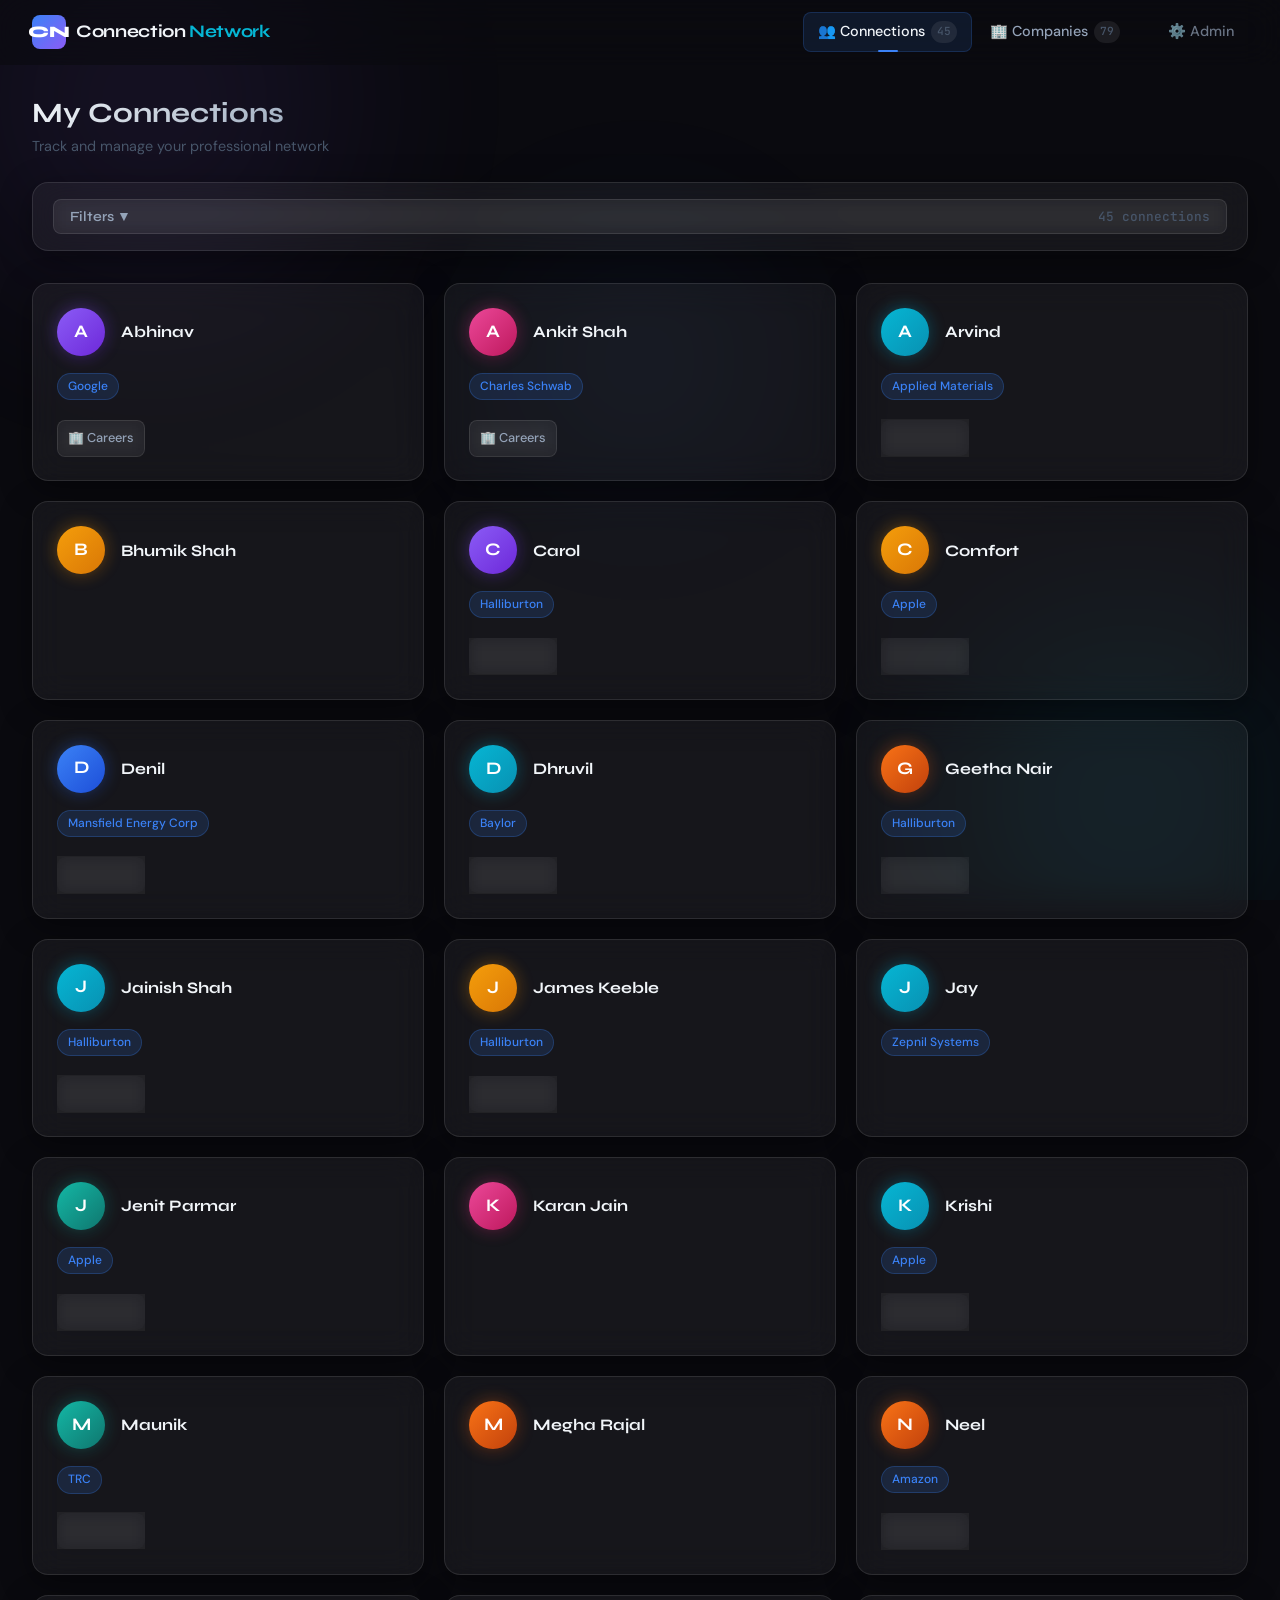
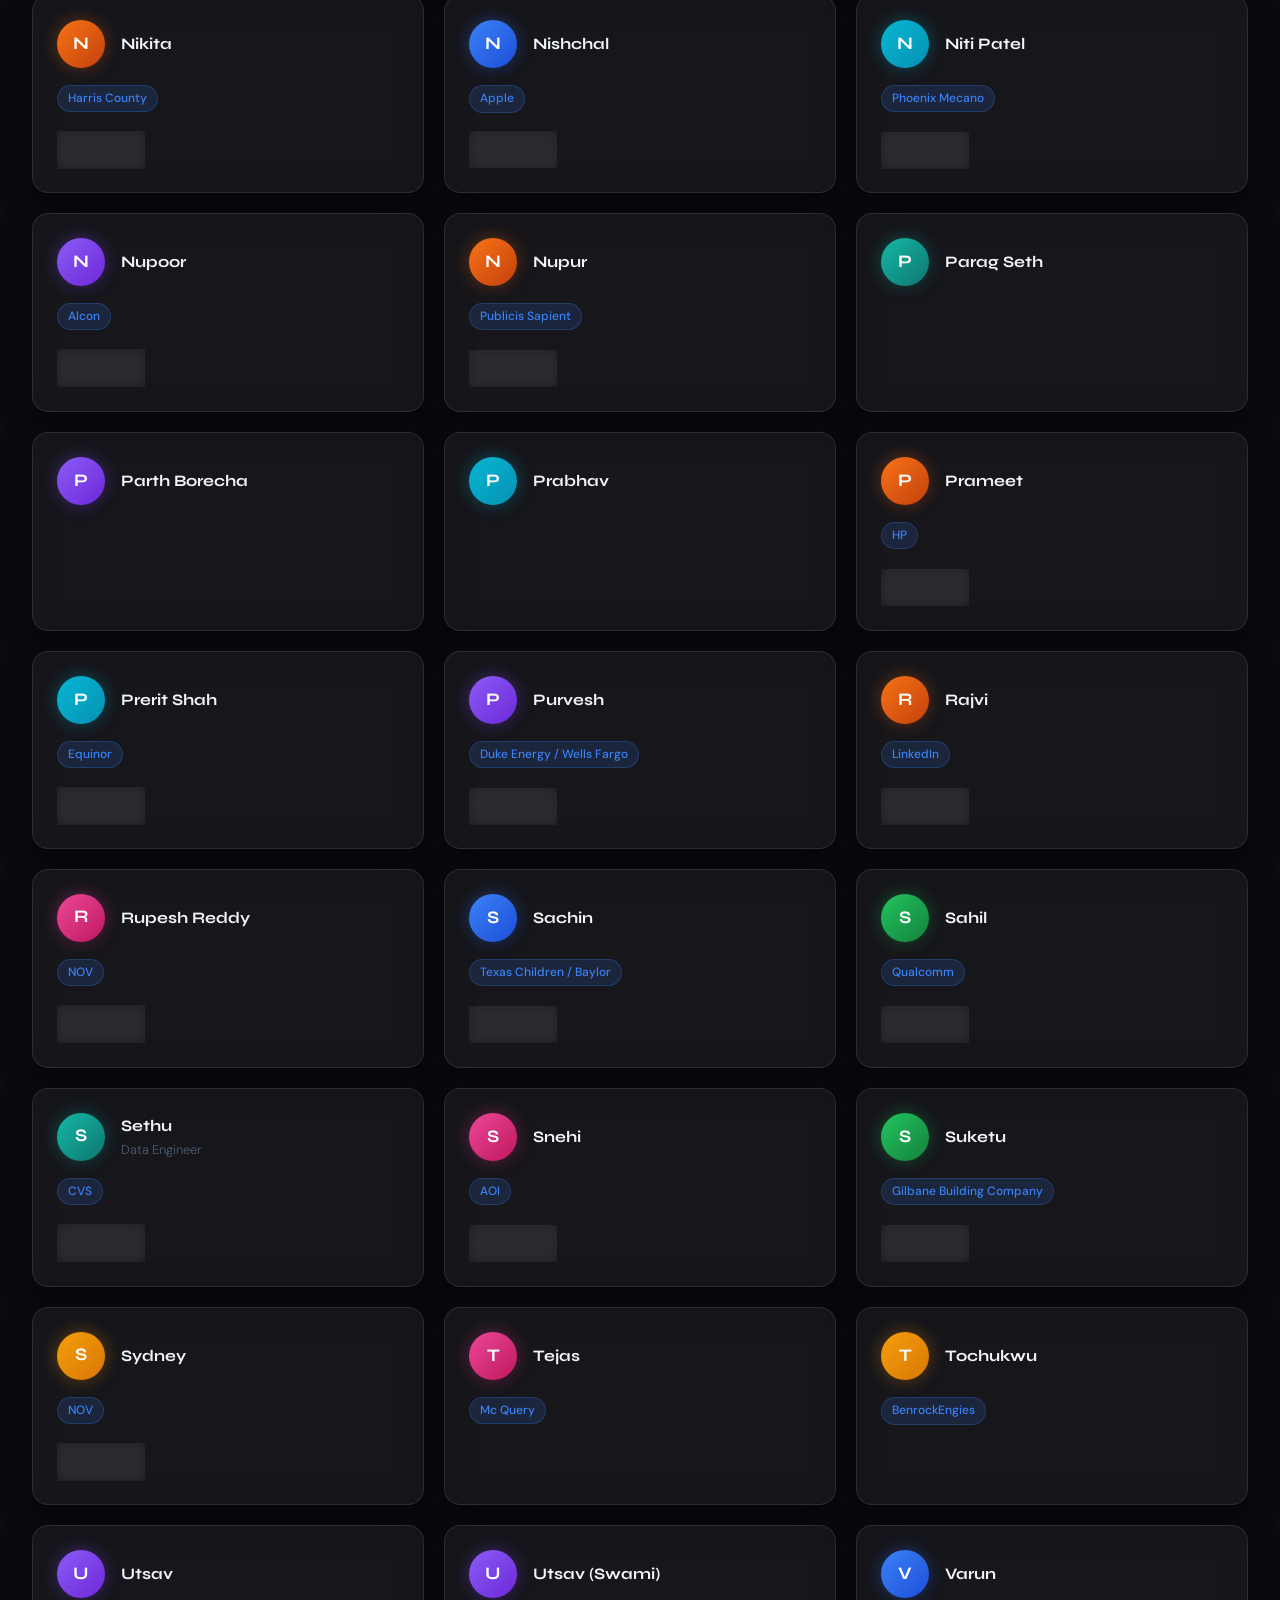
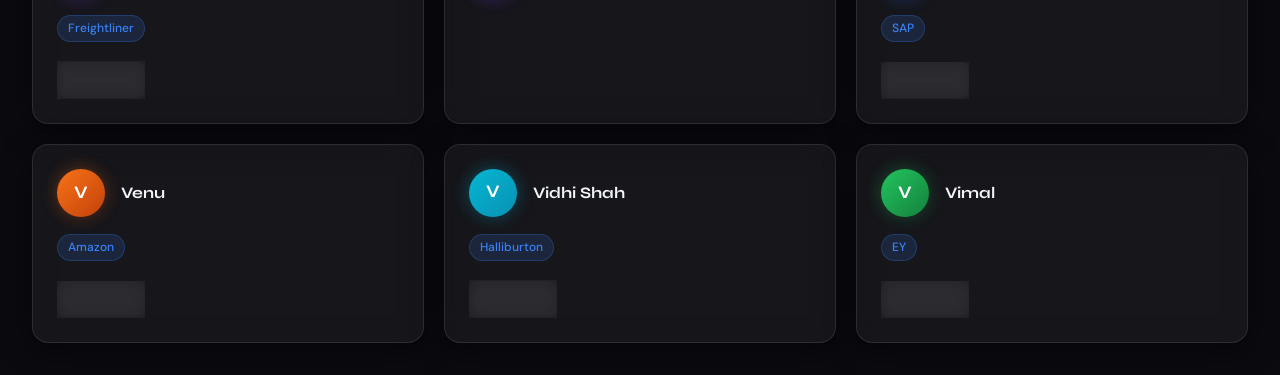
<file: index.html>
<!DOCTYPE html>
<html lang="en">
<head>
  <meta charset="UTF-8" />
  <meta name="viewport" content="width=device-width, initial-scale=1.0" />
  <title>Connection Network</title>
  <link rel="stylesheet" href="css/base.css" />
  <link rel="stylesheet" href="css/glass.css" />
  <link rel="stylesheet" href="css/navbar.css" />
  <link rel="stylesheet" href="css/connections.css" />
  <link rel="icon" type="image/png" href="favicon.png?v=1" />
</head>
<body>
  <div class="bg-mesh"></div>
  <div class="bg-blob-mid"></div>

  <div class="page-wrapper">
    <!-- Navbar -->
    <nav class="navbar" id="navbar">
      <div class="nav-inner">
        <a class="nav-brand" href="index.html">
          <div class="nav-logo">CN</div>
          <span class="nav-title">Connection <span>Network</span></span>
        </a>
        <div class="nav-links">
          <a href="index.html" class="nav-link active" aria-label="Connections">
            👥 Connections
            <span class="nav-count" id="nav-count-connections">—</span>
          </a>
          <a href="companies.html" class="nav-link" aria-label="Companies">
            🏢 Companies
            <span class="nav-count" id="nav-count-companies">—</span>
          </a>
          <a href="admin.html" class="nav-link" style="margin-left: 1rem; opacity: 0.7;">
            ⚙️ Admin
          </a>
        </div>
      </div>
    </nav>

    <!-- Main -->
    <main class="section">
      <!-- Header -->
      <div class="section-header">
        <div>
          <h1>My Connections</h1>
          <p class="sub">Track and manage your professional network</p>
        </div>
      </div>




      <!-- Filter bar -->
      <div class="filter-bar glass" style="display:flex; flex-direction:column; gap:1rem;">
        <button class="btn btn-ghost" style="width:100%; display:flex; justify-content:space-between; align-items:center;" onclick="document.getElementById('filter-content').classList.toggle('hidden')">
          <span style="font-weight:600; font-family:'Syne',sans-serif;">Filters ▼</span>
          <span class="filter-stats" id="filter-stats"></span>
        </button>
        <div id="filter-content" class="filter-content hidden" style="display:flex; flex-direction:column; gap:0.75rem; width:100%;">
          <div class="search-wrap">
            <span class="search-icon">🔍</span>
            <input
              type="search"
              id="search-input"
              class="form-input search-input"
              placeholder="Search by name, company, title…"
              aria-label="Search connections"
            />
          </div>
          <select id="filter-company" class="form-input" aria-label="Filter by company">
            <option value="">All Companies</option>
          </select>
          <select id="sort-select" class="form-input" aria-label="Sort connections">
            <option value="name-az">Name A → Z</option>
            <option value="name-za">Name Z → A</option>
            <option value="company">Company A → Z</option>
            <option value="date-new">Date Added (Newest)</option>
            <option value="date-old">Date Added (Oldest)</option>
          </select>
        </div>
      </div>

      <!-- Cards grid -->
      <div class="connections-grid" id="connections-grid"></div>
    </main>
  </div>

  <div class="toast-container" id="toast-container"></div>

  <script type="module" src="js/nav.js?v=3"></script>
  <script type="module" src="js/connections.js?v=3"></script>
</body>
</html>
</file>
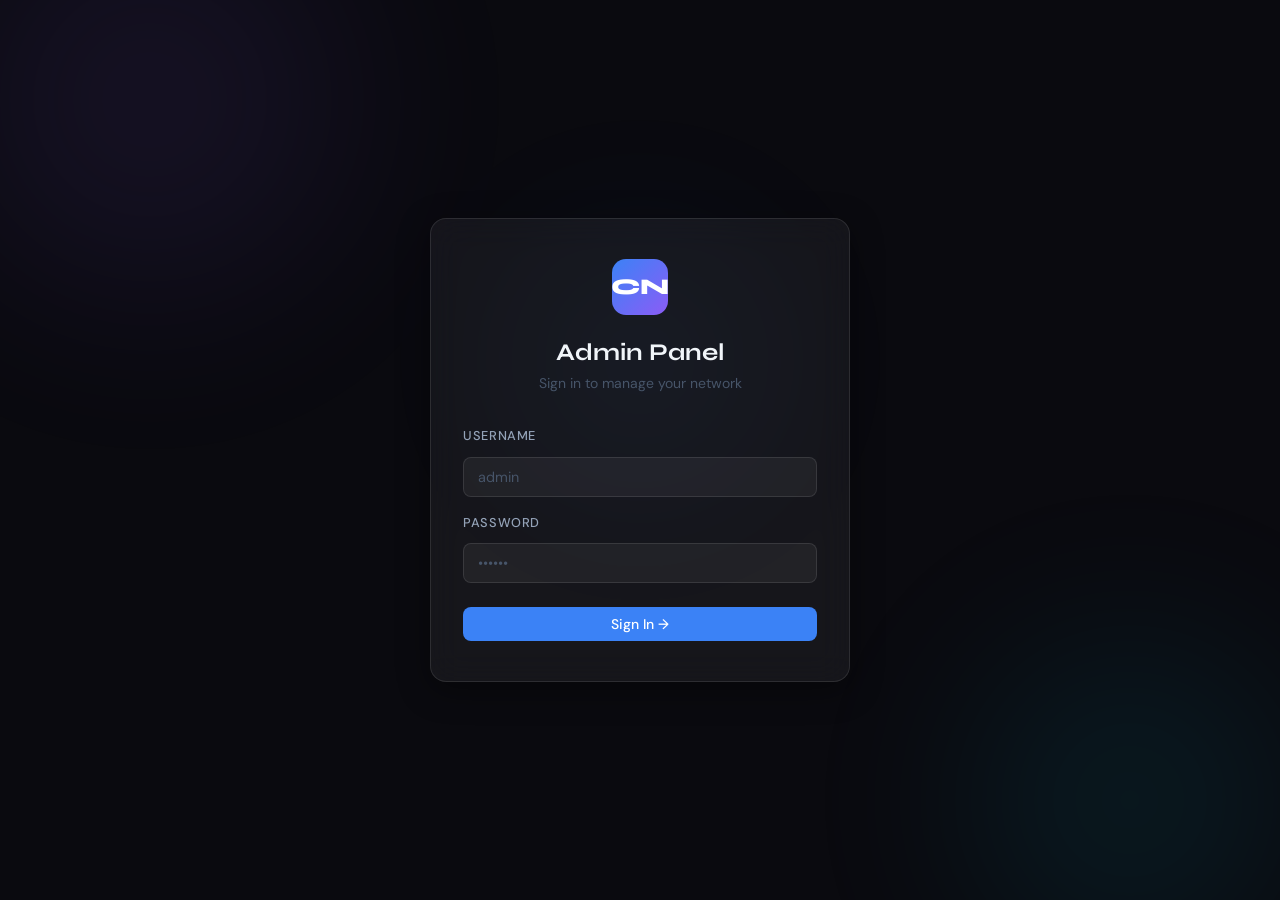
<file: admin.html>
<!DOCTYPE html>
<html lang="en">
<head>
  <meta charset="UTF-8" />
  <meta name="viewport" content="width=device-width, initial-scale=1.0" />
  <title>Admin – Connection Network</title>
  <link rel="stylesheet" href="css/base.css" />
  <link rel="stylesheet" href="css/glass.css" />
  <link rel="stylesheet" href="css/navbar.css" />
  <link rel="stylesheet" href="css/admin.css" />
  <link rel="icon" type="image/png" href="favicon.png?v=1" />
</head>
<body>
  <div class="bg-mesh"></div>
  <div class="bg-blob-mid"></div>

  <div class="page-wrapper">

    <!-- ── Login screen ── -->
    <div id="login-screen" class="login-screen">
      <div class="login-card glass" id="login-card">
        <div class="login-logo">CN</div>
        <h1 class="login-title">Admin Panel</h1>
        <p class="login-sub">Sign in to manage your network</p>

        <div class="login-error" id="login-error">Incorrect username or password.</div>

        <form id="login-form" autocomplete="off">
          <div class="form-group" style="margin-bottom:1rem">
            <label class="form-label" for="login-user">Username</label>
            <input type="text" id="login-user" class="form-input" placeholder="admin" autocomplete="username" required />
          </div>
          <div class="form-group" style="margin-bottom:1.5rem">
            <label class="form-label" for="login-pass">Password</label>
            <input type="password" id="login-pass" class="form-input" placeholder="••••••" autocomplete="current-password" required />
          </div>
          <button type="submit" class="btn btn-primary" style="width:100%;justify-content:center">Sign In →</button>
        </form>
      </div>
    </div>

    <!-- ── Admin panel ── -->
    <div id="admin-panel">
      <!-- Admin navbar -->
      <nav class="admin-navbar">
        <div class="admin-nav-inner">
          <div class="admin-nav-brand">
            <div class="nav-logo" style="width:32px;height:32px;font-size:0.9rem">CN</div>
            <span class="nav-title" style="font-family:'Syne',sans-serif;font-weight:700;font-size:1rem">Connection <span style="color:var(--accent-cyan)">Network</span></span>
            <span class="admin-badge">Admin</span>
          </div>
          <div class="admin-nav-actions">
            <a href="index.html" class="btn btn-ghost btn-sm">← View Site</a>
            <button id="logout-btn" class="btn btn-danger btn-sm">Sign Out</button>
          </div>
        </div>
      </nav>

      <!-- Admin main -->
      <main class="section">
        <div class="section-header">
          <div>
            <h1>Dashboard</h1>
            <p class="sub">Manage connections and companies</p>
          </div>
        </div>

        <!-- Stats bar -->
        <div class="admin-stats-bar">
          <div class="admin-stat glass">
            <div class="admin-stat-value" id="astat-connections">—</div>
            <div class="admin-stat-label">Connections</div>
          </div>
          <div class="admin-stat glass">
            <div class="admin-stat-value" id="astat-companies">—</div>
            <div class="admin-stat-label">Companies</div>
          </div>
          <div class="admin-stat glass">
            <div class="admin-stat-value" id="astat-linkedin">—</div>
            <div class="admin-stat-label">LinkedIn Linked</div>
          </div>
          <div class="admin-stat glass">
            <div class="admin-stat-value" id="astat-email">—</div>
            <div class="admin-stat-label">Emails Saved</div>
          </div>
        </div>



        <!-- Tabs -->
        <div class="tab-bar">
          <button class="tab-btn active" data-tab="tab-connections">👥 Connections</button>
          <button class="tab-btn" data-tab="tab-companies">🏢 Companies</button>
        </div>

        <!-- ── Connections tab ── -->
        <div class="tab-content active" id="tab-connections">
          <div class="table-toolbar" style="display:flex; justify-content:space-between; align-items:center; flex-wrap:wrap; gap:1rem;">
            <h2>All Connections</h2>
            <div style="display:flex; gap:1rem; align-items:center; flex-wrap:nowrap;">
              <input type="search" id="search-conn" class="form-input" placeholder="Search connections..." style="max-width:250px;" />
              <button class="btn btn-primary" id="add-conn-btn" style="white-space:nowrap;">+ Add Connection</button>
            </div>
          </div>
          <div class="admin-table-wrap">
            <table class="admin-table">
              <thead>
                <tr>
                  <th>Name</th>
                  <th>Company</th>
                  <th>Title</th>
                  <th>LinkedIn</th>
                  <th>Actions</th>
                </tr>
              </thead>
              <tbody id="conn-tbody"></tbody>
            </table>
          </div>
        </div>

        <!-- ── Companies tab ── -->
        <div class="tab-content" id="tab-companies">
          <div class="table-toolbar" style="display:flex; justify-content:space-between; align-items:center; flex-wrap:wrap; gap:1rem;">
            <h2>All Companies</h2>
            <div style="display:flex; gap:1rem; align-items:center; flex-wrap:nowrap;">
              <input type="search" id="search-comp" class="form-input" placeholder="Search companies..." style="max-width:250px;" />
              <button class="btn btn-primary" id="add-comp-btn" style="white-space:nowrap;">+ Add Company</button>
            </div>
          </div>
          <div class="admin-table-wrap">
            <table class="admin-table">
              <thead>
                <tr>
                  <th>Name</th>
                  <th>Industry</th>
                  <th>Career Page</th>
                  <th>Actions</th>
                </tr>
              </thead>
              <tbody id="comp-tbody"></tbody>
            </table>
          </div>
        </div>
      </main>
    </div>

  </div><!-- /page-wrapper -->

  <!-- ── Connection modal ── -->
  <div class="modal-overlay" id="conn-modal" role="dialog" aria-modal="true" aria-labelledby="conn-modal-title">
    <div class="modal glass">
      <div class="modal-header">
        <h2 id="conn-modal-title">Add Connection</h2>
        <button class="modal-close" aria-label="Close modal">×</button>
      </div>
      <form id="conn-form" novalidate>
        <div class="form-grid">
          <div class="form-group full">
            <label class="form-label" for="conn-name">Name *</label>
            <input type="text" id="conn-name" name="name" class="form-input" placeholder="Jane Doe" required />
          </div>
          <div class="form-group full">
            <label class="form-label" for="conn-company">Company</label>
            <input type="text" id="conn-company" name="company" class="form-input" placeholder="e.g. Halliburton" />
          </div>
          <div class="form-group full" id="conn-career-group">
            <label class="form-label" for="conn-careerPage">Company Career Page (Optional)</label>
            <input type="url" id="conn-careerPage" name="careerPage" class="form-input" placeholder="https://.../careers" />
          </div>
          <div class="form-group full">
            <label class="form-label" for="conn-title">Job Title</label>
            <input type="text" id="conn-title" name="title" class="form-input" placeholder="Software Engineer" />
          </div>
          <div class="form-group full">
            <label class="form-label" for="conn-linkedin">LinkedIn URL</label>
            <input type="url" id="conn-linkedin" name="linkedin" class="form-input" placeholder="https://linkedin.com/in/…" />
          </div>
          <div class="form-group">
            <label class="form-label" for="conn-email">Email</label>
            <input type="email" id="conn-email" name="email" class="form-input" placeholder="jane@example.com" />
          </div>
          <div class="form-group">
            <label class="form-label" for="conn-phone">Phone</label>
            <input type="tel" id="conn-phone" name="phone" class="form-input" placeholder="+1-555-…" />
          </div>

        </div>
        <div class="modal-footer">
          <button type="button" class="btn btn-ghost" data-close-modal>Cancel</button>
          <button type="submit" class="btn btn-primary">Save Connection</button>
        </div>
      </form>
    </div>
  </div>

  <!-- ── Company modal ── -->
  <div class="modal-overlay" id="comp-modal" role="dialog" aria-modal="true" aria-labelledby="comp-modal-title">
    <div class="modal glass">
      <div class="modal-header">
        <h2 id="comp-modal-title">Add Company</h2>
        <button class="modal-close" aria-label="Close modal">×</button>
      </div>
      <form id="comp-form" novalidate>
        <div class="form-grid">
          <div class="form-group full">
            <label class="form-label" for="comp-name">Name *</label>
            <input type="text" id="comp-name" name="name" class="form-input" placeholder="Halliburton" required />
          </div>
          <div class="form-group full">
            <label class="form-label" for="comp-industry">Industry</label>
            <input type="text" id="comp-industry" name="industry" class="form-input" placeholder="Energy / Oil & Gas" />
          </div>
          <div class="form-group full">
            <label class="form-label" for="comp-career">Career Page URL</label>
            <input type="url" id="comp-career" name="careerPage" class="form-input" placeholder="https://…/careers" />
          </div>
          <div class="form-group full">
            <label class="form-label" for="comp-logo">Logo URL (optional)</label>
            <input type="url" id="comp-logo" name="logo" class="form-input" placeholder="https://…/logo.png" />
          </div>
        </div>
        <div class="modal-footer">
          <button type="button" class="btn btn-ghost" data-close-modal>Cancel</button>
          <button type="submit" class="btn btn-primary">Save Company</button>
        </div>
      </form>
    </div>
  </div>

  <div class="toast-container" id="toast-container"></div>

  <script type="module" src="js/admin.js?v=3"></script>
</body>
</html>
</file>
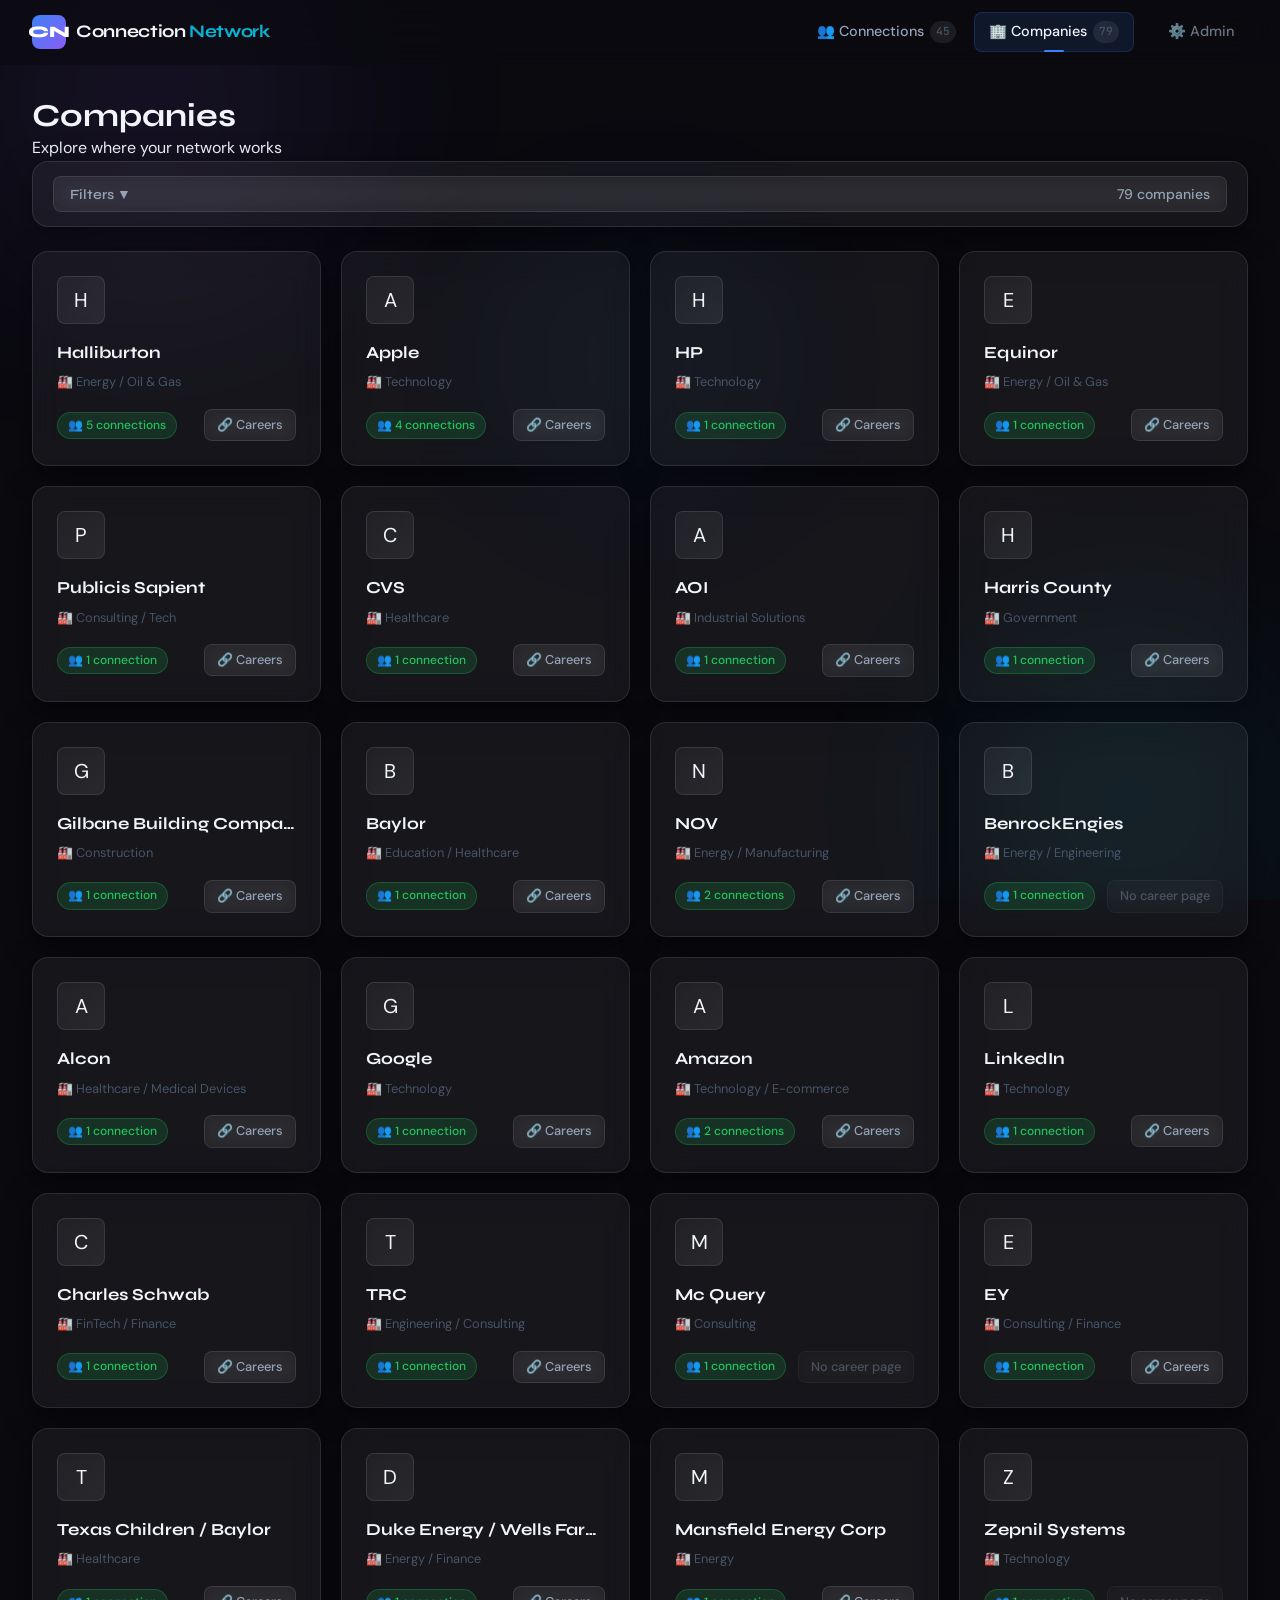
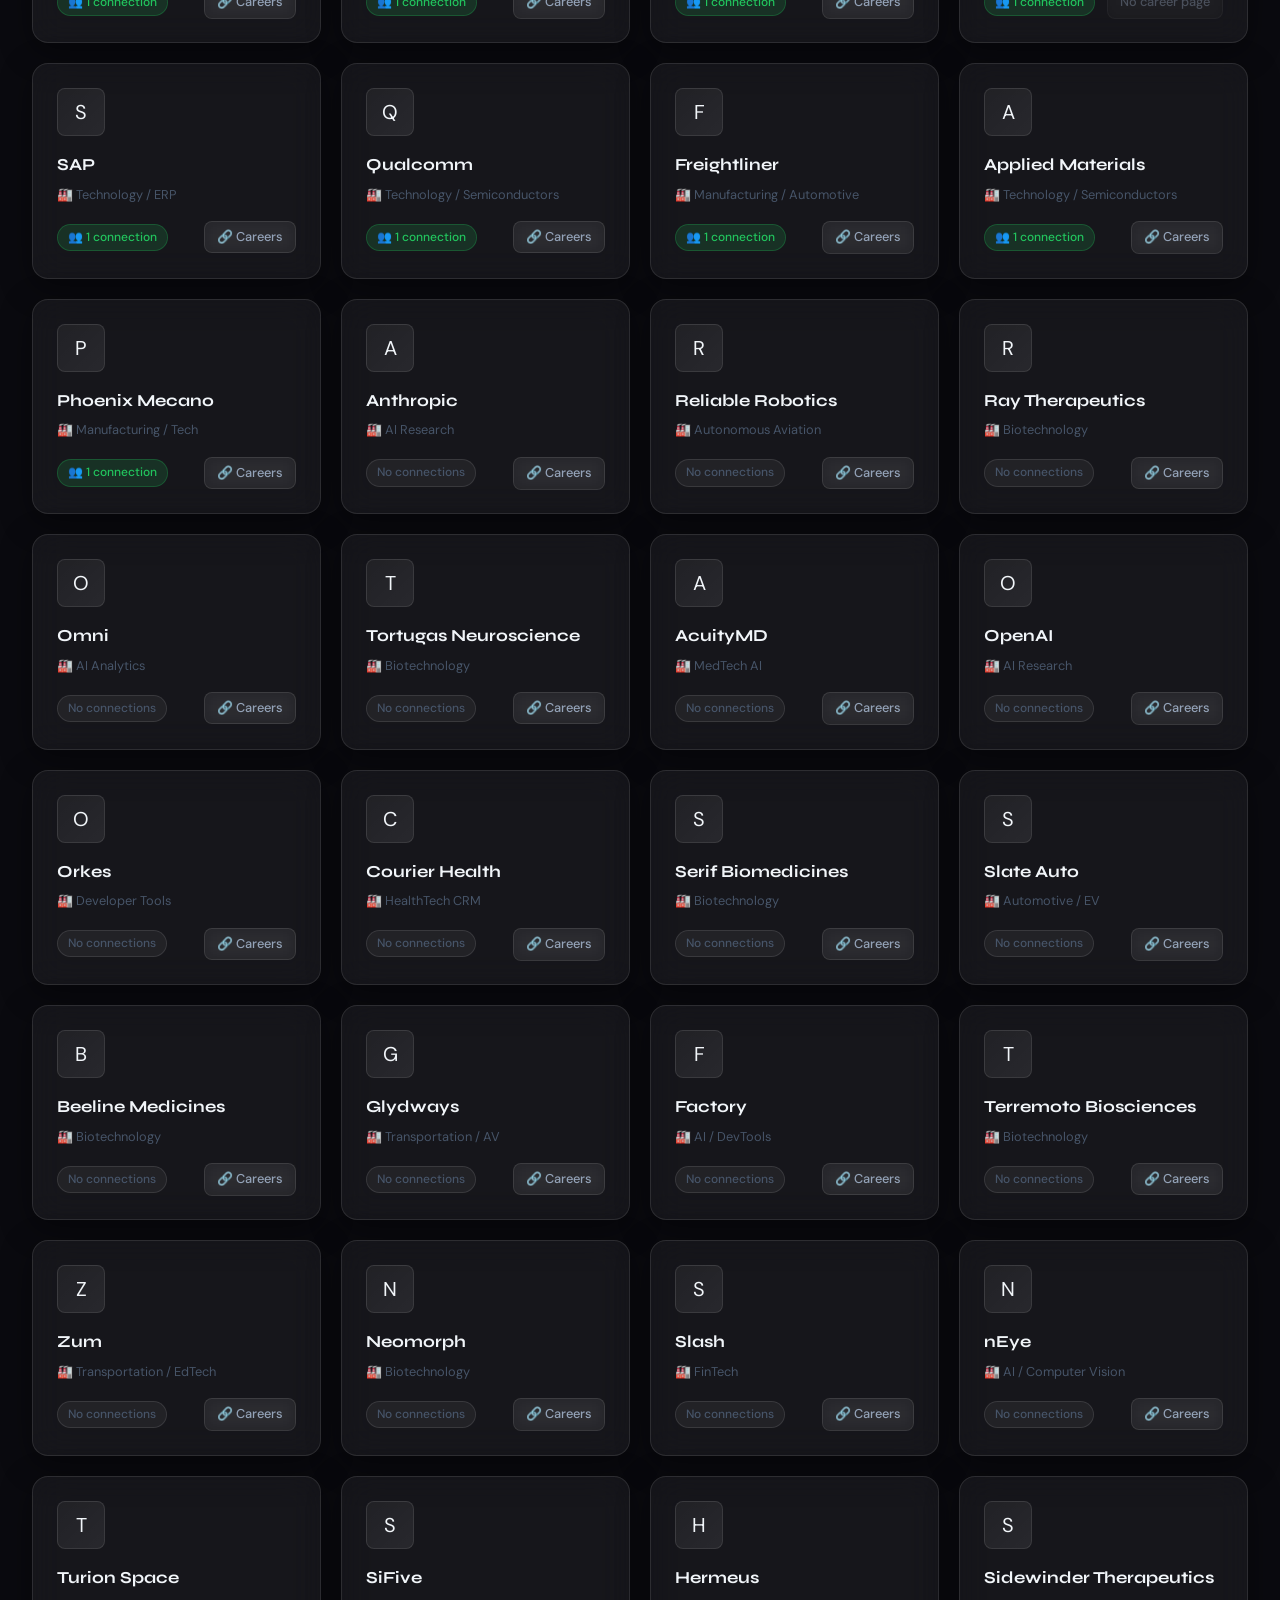
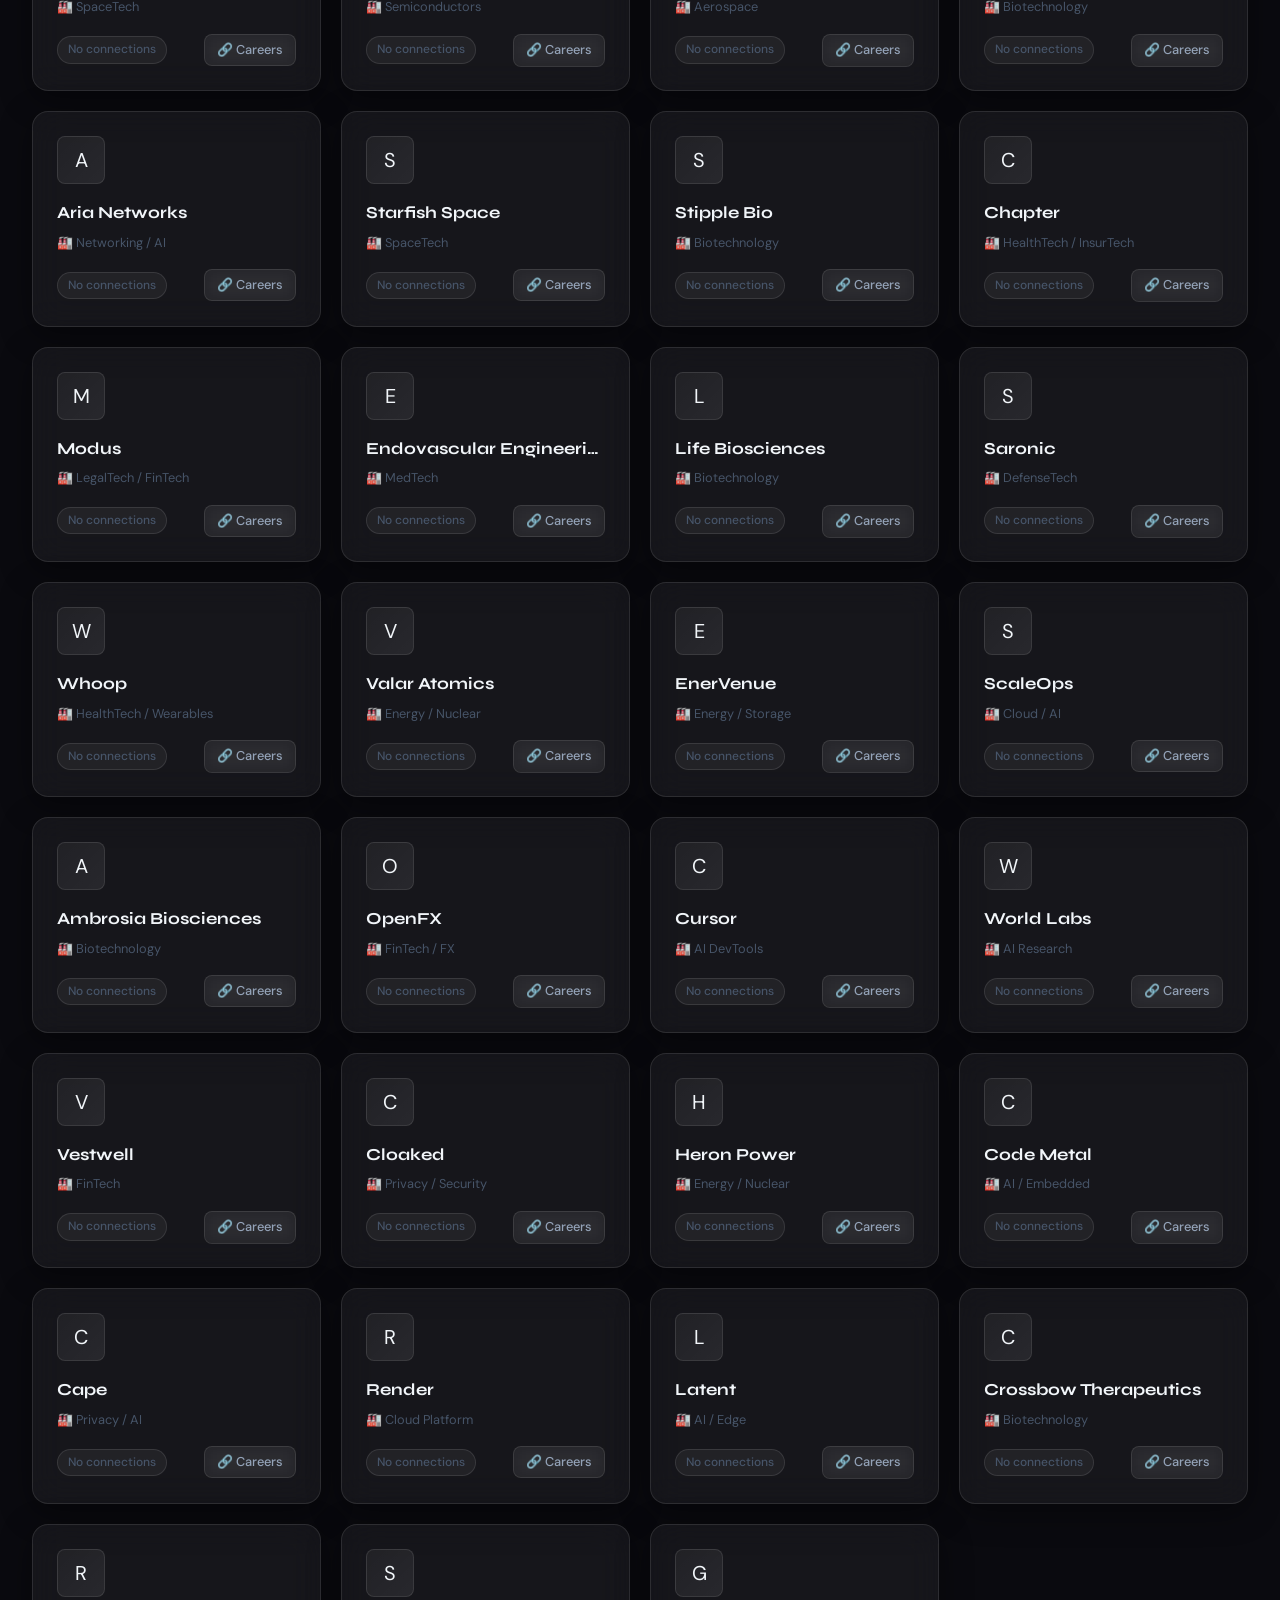
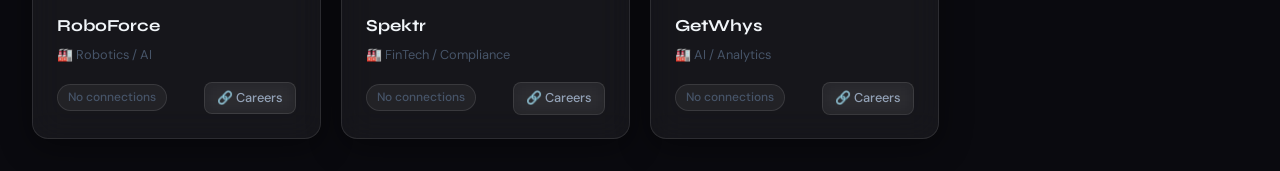
<file: companies.html>
<!DOCTYPE html>
<html lang="en">
<head>
  <meta charset="UTF-8" />
  <meta name="viewport" content="width=device-width, initial-scale=1.0" />
  <title>Companies – Connection Network</title>
  <link rel="stylesheet" href="css/base.css" />
  <link rel="stylesheet" href="css/glass.css" />
  <link rel="stylesheet" href="css/navbar.css" />
  <link rel="stylesheet" href="css/companies.css" />
  <link rel="icon" type="image/png" href="favicon.png?v=1" />
</head>
<body>
  <div class="bg-mesh"></div>
  <div class="bg-blob-mid"></div>

  <div class="page-wrapper">
    <!-- Navbar -->
    <nav class="navbar" id="navbar">
      <div class="nav-inner">
        <a class="nav-brand" href="index.html">
          <div class="nav-logo">CN</div>
          <span class="nav-title">Connection <span>Network</span></span>
        </a>
        <div class="nav-links">
          <a href="index.html" class="nav-link" aria-label="Connections">
            👥 Connections
            <span class="nav-count" id="nav-count-connections">—</span>
          </a>
          <a href="companies.html" class="nav-link active" aria-label="Companies">
            🏢 Companies
            <span class="nav-count" id="nav-count-companies">—</span>
          </a>
          <a href="admin.html" class="nav-link" style="margin-left: 1rem; opacity: 0.7;">
            ⚙️ Admin
          </a>
        </div>
      </div>
    </nav>

    <!-- Main -->
    <main class="section">
      <!-- Header -->
      <div class="section-header">
        <div>
          <h1>Companies</h1>
          <p class="sub">Explore where your network works</p>
        </div>
      </div>




      <!-- Filter bar -->
      <div class="company-filter-bar glass" style="display:flex; flex-direction:column; gap:1rem;">
        <button class="btn btn-ghost" style="width:100%; display:flex; justify-content:space-between; align-items:center;" onclick="document.getElementById('filter-content').classList.toggle('hidden')">
          <span style="font-weight:600; font-family:'Syne',sans-serif;">Filters ▼</span>
          <span class="filter-stats" id="filter-stats"></span>
        </button>
        <div id="filter-content" class="filter-content hidden" style="display:flex; flex-direction:column; gap:0.75rem; width:100%;">
          <div class="search-wrap">
            <span class="search-icon">🔍</span>
            <input
              type="search"
              id="search-input"
              class="form-input search-input"
              placeholder="Search by name or industry…"
              aria-label="Search companies"
            />
          </div>
        </div>
      </div>

      <!-- Cards grid -->
      <div class="companies-grid" id="companies-grid"></div>
    </main>
  </div>

  <div class="toast-container" id="toast-container"></div>

  <script type="module" src="js/nav.js?v=3"></script>
  <script type="module" src="js/companies.js?v=3"></script>
</body>
</html>
</file>
<file: css/base.css>
@import url('https://fonts.googleapis.com/css2?family=Syne:wght@400;500;600;700;800&family=DM+Sans:wght@300;400;500;600&family=JetBrains+Mono:wght@400;500&display=swap');

:root {
  --bg-primary: #0a0a0f;
  --bg-secondary: #12121a;
  --glass-bg: rgba(255, 255, 255, 0.05);
  --glass-border: rgba(255, 255, 255, 0.1);
  --glass-blur: blur(16px);
  --accent-blue: #3b82f6;
  --accent-cyan: #06b6d4;
  --accent-purple: #8b5cf6;
  --accent-green: #22c55e;
  --text-primary: #f1f5f9;
  --text-secondary: #94a3b8;
  --text-muted: #475569;
  --danger: #ef4444;
  --success: #22c55e;
  --warning: #f59e0b;
  --radius-sm: 8px;
  --radius-md: 12px;
  --radius-lg: 16px;
  --radius-xl: 24px;
  --transition: 0.25s cubic-bezier(0.4, 0, 0.2, 1);
}

*, *::before, *::after {
  box-sizing: border-box;
  margin: 0;
  padding: 0;
}

html {
  scroll-behavior: smooth;
}

body {
  font-family: 'DM Sans', sans-serif;
  background-color: var(--bg-primary);
  color: var(--text-primary);
  min-height: 100vh;
  line-height: 1.6;
  overflow-x: hidden;
}

h1, h2, h3, h4, h5, h6 {
  font-family: 'Syne', sans-serif;
  font-weight: 700;
  line-height: 1.2;
}

a {
  color: inherit;
  text-decoration: none;
}

button {
  cursor: pointer;
  font-family: 'DM Sans', sans-serif;
  border: none;
  outline: none;
}

input, select, textarea {
  font-family: 'DM Sans', sans-serif;
  outline: none;
}

ul, ol {
  list-style: none;
}

img {
  max-width: 100%;
  display: block;
}

/* ── Scrollbar ── */
::-webkit-scrollbar {
  width: 6px;
  height: 6px;
}
::-webkit-scrollbar-track {
  background: var(--bg-secondary);
}
::-webkit-scrollbar-thumb {
  background: rgba(255,255,255,0.15);
  border-radius: 3px;
}
::-webkit-scrollbar-thumb:hover {
  background: rgba(255,255,255,0.25);
}

/* ── Animated background blobs ── */
.bg-mesh {
  position: fixed;
  inset: 0;
  z-index: 0;
  pointer-events: none;
  overflow: hidden;
}
.bg-mesh::before,
.bg-mesh::after {
  content: '';
  position: absolute;
  border-radius: 50%;
  filter: blur(80px);
  opacity: 0.12;
  animation: blobDrift 20s ease-in-out infinite alternate;
}
.bg-mesh::before {
  width: 600px;
  height: 600px;
  background: radial-gradient(circle, var(--accent-purple), transparent 70%);
  top: -200px;
  left: -150px;
}
.bg-mesh::after {
  width: 500px;
  height: 500px;
  background: radial-gradient(circle, var(--accent-cyan), transparent 70%);
  bottom: -150px;
  right: -100px;
  animation-delay: -10s;
  animation-direction: alternate-reverse;
}

.bg-blob-mid {
  position: fixed;
  width: 400px;
  height: 400px;
  background: radial-gradient(circle, var(--accent-blue), transparent 70%);
  border-radius: 50%;
  filter: blur(80px);
  opacity: 0.08;
  top: 40%;
  left: 50%;
  transform: translate(-50%, -50%);
  pointer-events: none;
  z-index: 0;
  animation: blobDrift 25s ease-in-out infinite alternate;
  animation-delay: -5s;
}

@keyframes blobDrift {
  0%   { transform: translate(0, 0) scale(1); }
  33%  { transform: translate(40px, -30px) scale(1.05); }
  66%  { transform: translate(-20px, 50px) scale(0.95); }
  100% { transform: translate(30px, 20px) scale(1.08); }
}

/* ── Page wrapper ── */
.page-wrapper {
  position: relative;
  z-index: 1;
  min-height: 100vh;
}

/* ── Section spacing ── */
.section {
  padding: 2rem;
  max-width: 1400px;
  margin: 0 auto;
}

/* ── Mono text ── */
.mono {
  font-family: 'JetBrains Mono', monospace;
}

/* ── Utility ── */
.text-muted { color: var(--text-muted); }
.text-secondary { color: var(--text-secondary); }
.text-accent { color: var(--accent-blue); }
.text-success { color: var(--success); }
.text-danger { color: var(--danger); }

.sr-only {
  position: absolute;
  width: 1px;
  height: 1px;
  overflow: hidden;
  clip: rect(0,0,0,0);
  white-space: nowrap;
}

.hidden {
  display: none !important;
}

/* ── Fade-slide-up animation ── */
@keyframes fadeSlideUp {
  from {
    opacity: 0;
    transform: translateY(20px);
  }
  to {
    opacity: 1;
    transform: translateY(0);
  }
}

.animate-in {
  animation: fadeSlideUp 0.5s var(--transition) both;
}
</file>
<file: css/glass.css>
/* ── Glassmorphism core ── */
.glass {
  background: var(--glass-bg);
  border: 1px solid var(--glass-border);
  backdrop-filter: var(--glass-blur);
  -webkit-backdrop-filter: var(--glass-blur);
  border-radius: var(--radius-lg);
  box-shadow: 0 8px 32px rgba(0, 0, 0, 0.4);
}

.glass-sm {
  background: var(--glass-bg);
  border: 1px solid var(--glass-border);
  backdrop-filter: blur(8px);
  -webkit-backdrop-filter: blur(8px);
  border-radius: var(--radius-md);
  box-shadow: 0 4px 16px rgba(0, 0, 0, 0.3);
}

.glass-strong {
  background: rgba(255, 255, 255, 0.08);
  border: 1px solid rgba(255, 255, 255, 0.15);
  backdrop-filter: blur(24px);
  -webkit-backdrop-filter: blur(24px);
  border-radius: var(--radius-lg);
  box-shadow: 0 16px 48px rgba(0, 0, 0, 0.5);
}

/* ── Buttons ── */
.btn {
  display: inline-flex;
  align-items: center;
  gap: 6px;
  padding: 8px 16px;
  border-radius: var(--radius-sm);
  font-size: 0.875rem;
  font-weight: 500;
  transition: all var(--transition);
  cursor: pointer;
  border: none;
  white-space: nowrap;
}

.btn-primary {
  background: var(--accent-blue);
  color: #fff;
  box-shadow: 0 0 0 0 rgba(59, 130, 246, 0.4);
}
.btn-primary:hover {
  background: #2563eb;
  box-shadow: 0 0 20px rgba(59, 130, 246, 0.4);
  transform: translateY(-1px);
}

.btn-ghost {
  background: var(--glass-bg);
  border: 1px solid var(--glass-border);
  color: var(--text-secondary);
  backdrop-filter: blur(8px);
  -webkit-backdrop-filter: blur(8px);
}
.btn-ghost:hover {
  background: rgba(255,255,255,0.1);
  color: var(--text-primary);
  transform: translateY(-1px);
}

.btn-danger {
  background: rgba(239, 68, 68, 0.15);
  border: 1px solid rgba(239, 68, 68, 0.3);
  color: var(--danger);
}
.btn-danger:hover {
  background: rgba(239, 68, 68, 0.25);
  box-shadow: 0 0 16px rgba(239, 68, 68, 0.2);
}

.btn-success {
  background: rgba(34, 197, 94, 0.15);
  border: 1px solid rgba(34, 197, 94, 0.3);
  color: var(--success);
}
.btn-success:hover {
  background: rgba(34, 197, 94, 0.25);
}

.btn-icon {
  padding: 7px 10px;
  gap: 4px;
  font-size: 0.8rem;
}

.btn-sm {
  padding: 5px 12px;
  font-size: 0.8rem;
}

/* ── Pill / badge ── */
.pill {
  display: inline-flex;
  align-items: center;
  padding: 3px 10px;
  border-radius: 999px;
  font-size: 0.75rem;
  font-weight: 500;
  background: rgba(59, 130, 246, 0.15);
  border: 1px solid rgba(59, 130, 246, 0.25);
  color: var(--accent-blue);
  white-space: nowrap;
}

.pill-purple {
  background: rgba(139, 92, 246, 0.15);
  border-color: rgba(139, 92, 246, 0.25);
  color: var(--accent-purple);
}

.pill-cyan {
  background: rgba(6, 182, 212, 0.15);
  border-color: rgba(6, 182, 212, 0.25);
  color: var(--accent-cyan);
}

.pill-green {
  background: rgba(34, 197, 94, 0.15);
  border-color: rgba(34, 197, 94, 0.25);
  color: var(--success);
}

.pill-muted {
  background: rgba(255,255,255,0.05);
  border-color: rgba(255,255,255,0.1);
  color: var(--text-muted);
}

/* ── Form inputs ── */
.form-input {
  width: 100%;
  background: rgba(255,255,255,0.05);
  border: 1px solid var(--glass-border);
  border-radius: var(--radius-sm);
  padding: 10px 14px;
  color: var(--text-primary);
  font-size: 0.9rem;
  transition: border-color var(--transition), box-shadow var(--transition);
}
.form-input:focus {
  border-color: var(--accent-blue);
  box-shadow: 0 0 0 3px rgba(59, 130, 246, 0.15);
}
.form-input::placeholder {
  color: var(--text-muted);
}
.form-input option {
  background: #1e1e2e;
}

.form-label {
  display: block;
  font-size: 0.8rem;
  font-weight: 500;
  color: var(--text-secondary);
  margin-bottom: 6px;
  text-transform: uppercase;
  letter-spacing: 0.05em;
}

.form-group {
  display: flex;
  flex-direction: column;
  gap: 4px;
}

/* ── Modal ── */
.modal-overlay {
  position: fixed;
  inset: 0;
  background: rgba(0,0,0,0.7);
  backdrop-filter: blur(4px);
  -webkit-backdrop-filter: blur(4px);
  z-index: 1000;
  display: flex;
  align-items: center;
  justify-content: center;
  padding: 1rem;
  opacity: 0;
  pointer-events: none;
  transition: opacity var(--transition);
}
.modal-overlay.active {
  opacity: 1;
  pointer-events: all;
}

.modal {
  width: 100%;
  max-width: 560px;
  max-height: 90vh;
  overflow-y: auto;
  padding: 2rem;
  transform: scale(0.95) translateY(10px);
  transition: transform var(--transition);
}
.modal-overlay.active .modal {
  transform: scale(1) translateY(0);
}

.modal-header {
  display: flex;
  align-items: center;
  justify-content: space-between;
  margin-bottom: 1.5rem;
}
.modal-header h2 {
  font-size: 1.25rem;
}
.modal-close {
  background: none;
  border: none;
  color: var(--text-muted);
  font-size: 1.5rem;
  cursor: pointer;
  line-height: 1;
  transition: color var(--transition);
}
.modal-close:hover {
  color: var(--text-primary);
}

/* ── Empty state ── */
.empty-state {
  text-align: center;
  padding: 4rem 2rem;
  color: var(--text-muted);
}
.empty-state .empty-icon {
  font-size: 3rem;
  margin-bottom: 1rem;
  opacity: 0.5;
}
.empty-state h3 {
  font-size: 1.1rem;
  color: var(--text-secondary);
  margin-bottom: 0.5rem;
}
.empty-state p {
  font-size: 0.9rem;
}

/* ── Divider ── */
.divider {
  height: 1px;
  background: var(--glass-border);
  margin: 1.5rem 0;
}

/* ── Toast notification ── */
.toast-container {
  position: fixed;
  bottom: 1.5rem;
  right: 1.5rem;
  z-index: 9999;
  display: flex;
  flex-direction: column;
  gap: 0.5rem;
}
.toast {
  background: var(--bg-secondary);
  border: 1px solid var(--glass-border);
  border-radius: var(--radius-md);
  padding: 0.75rem 1.25rem;
  font-size: 0.875rem;
  color: var(--text-primary);
  box-shadow: 0 8px 24px rgba(0,0,0,0.4);
  animation: fadeSlideUp 0.3s ease both;
  display: flex;
  align-items: center;
  gap: 0.5rem;
}
.toast.success { border-color: rgba(34,197,94,0.4); }
.toast.error   { border-color: rgba(239,68,68,0.4); }
</file>
<file: css/navbar.css>
.navbar {
  position: sticky;
  top: 0;
  z-index: 100;
  background: rgba(10, 10, 15, 0.6);
  backdrop-filter: blur(20px);
  -webkit-backdrop-filter: blur(20px);
  border-bottom: 1px solid transparent;
  transition: border-color var(--transition), background var(--transition);
  padding: 0 2rem;
}

.navbar.scrolled {
  background: rgba(10, 10, 15, 0.85);
  border-bottom-color: var(--glass-border);
  box-shadow: 0 4px 24px rgba(0,0,0,0.3);
}

.nav-inner {
  max-width: 1400px;
  margin: 0 auto;
  height: 64px;
  display: flex;
  align-items: center;
  justify-content: space-between;
  gap: 1.5rem;
}

/* ── Logo ── */
.nav-brand {
  display: flex;
  align-items: center;
  gap: 10px;
  text-decoration: none;
}

.nav-logo {
  width: 34px;
  height: 34px;
  border-radius: 8px;
  background: linear-gradient(135deg, var(--accent-blue), var(--accent-purple));
  display: flex;
  align-items: center;
  justify-content: center;
  font-family: 'Syne', sans-serif;
  font-weight: 800;
  font-size: 1rem;
  color: #fff;
  flex-shrink: 0;
}

.nav-title {
  font-family: 'Syne', sans-serif;
  font-weight: 700;
  font-size: 1.1rem;
  color: var(--text-primary);
  letter-spacing: -0.02em;
}

.nav-title span {
  color: var(--accent-cyan);
}

/* ── Links ── */
.nav-links {
  display: flex;
  align-items: center;
  gap: 0.25rem;
}

.nav-link {
  display: flex;
  align-items: center;
  gap: 6px;
  padding: 7px 14px;
  border-radius: var(--radius-sm);
  font-size: 0.9rem;
  font-weight: 500;
  color: var(--text-secondary);
  text-decoration: none;
  transition: all var(--transition);
  position: relative;
}

.nav-link:hover {
  color: var(--text-primary);
  background: rgba(255,255,255,0.07);
}

.nav-link.active {
  color: var(--text-primary);
  background: rgba(59, 130, 246, 0.12);
  border: 1px solid rgba(59, 130, 246, 0.2);
}

.nav-link.active::after {
  content: '';
  position: absolute;
  bottom: -1px;
  left: 50%;
  transform: translateX(-50%);
  width: 20px;
  height: 2px;
  background: var(--accent-blue);
  border-radius: 2px;
}

.nav-link svg, .nav-link .icon {
  width: 16px;
  height: 16px;
  opacity: 0.8;
}

/* ── Stats badge ── */
.nav-count {
  font-family: 'JetBrains Mono', monospace;
  font-size: 0.7rem;
  padding: 2px 6px;
  border-radius: 999px;
  background: rgba(255,255,255,0.08);
  color: var(--text-muted);
  min-width: 20px;
  text-align: center;
}

/* ── Mobile ── */
@media (max-width: 640px) {
  .navbar {
    padding: 0 1rem;
  }
  .nav-title {
    display: none;
  }
  .nav-link {
    padding: 7px 10px;
    font-size: 0.85rem;
  }
}
</file>
<file: css/connections.css>
/* ── Filter bar ── */
.filter-bar {
  display: flex;
  gap: 0.75rem;
  flex-wrap: wrap;
  align-items: center;
  margin-bottom: 2rem;
  padding: 1rem 1.25rem;
}

.filter-bar .search-wrap {
  position: relative;
  flex: 1;
  min-width: 200px;
}
.filter-bar .search-wrap .search-icon {
  position: absolute;
  left: 12px;
  top: 50%;
  transform: translateY(-50%);
  color: var(--text-muted);
  pointer-events: none;
  font-size: 0.9rem;
}
.filter-bar .search-input {
  padding-left: 36px;
}

.filter-bar select,
.filter-bar input {
  min-width: 160px;
}

.filter-stats {
  font-size: 0.8rem;
  color: var(--text-muted);
  font-family: 'JetBrains Mono', monospace;
  white-space: nowrap;
  margin-left: auto;
}

/* ── Grid ── */
.connections-grid {
  display: grid;
  grid-template-columns: repeat(auto-fill, minmax(300px, 1fr));
  gap: 1.25rem;
}

/* ── Card ── */
.connection-card {
  padding: 1.5rem;
  transition: transform var(--transition), box-shadow var(--transition), border-color var(--transition);
  cursor: default;
  position: relative;
  overflow: hidden;
}

.connection-card::before {
  content: '';
  position: absolute;
  inset: 0;
  border-radius: inherit;
  background: linear-gradient(135deg, rgba(59,130,246,0.04), rgba(139,92,246,0.04));
  opacity: 0;
  transition: opacity var(--transition);
}

.connection-card:hover {
  transform: translateY(-4px);
  box-shadow: 0 16px 48px rgba(0,0,0,0.5), 0 0 0 1px rgba(59,130,246,0.2);
  border-color: rgba(59,130,246,0.25);
}
.connection-card:hover::before {
  opacity: 1;
}

/* ── Card header ── */
.card-header {
  display: flex;
  align-items: center;
  gap: 1rem;
  margin-bottom: 1rem;
}

.avatar {
  width: 48px;
  height: 48px;
  border-radius: 50%;
  display: flex;
  align-items: center;
  justify-content: center;
  font-family: 'Syne', sans-serif;
  font-weight: 700;
  font-size: 1.1rem;
  color: #fff;
  flex-shrink: 0;
  position: relative;
}
.avatar::after {
  content: '';
  position: absolute;
  inset: -2px;
  border-radius: 50%;
  background: inherit;
  opacity: 0.3;
  filter: blur(8px);
  z-index: -1;
}

.card-identity {
  flex: 1;
  min-width: 0;
}
.card-name {
  font-family: 'Syne', sans-serif;
  font-size: 1rem;
  font-weight: 700;
  color: var(--text-primary);
  white-space: nowrap;
  overflow: hidden;
  text-overflow: ellipsis;
}
.card-title {
  font-size: 0.8rem;
  color: var(--text-muted);
  margin-top: 2px;
  white-space: nowrap;
  overflow: hidden;
  text-overflow: ellipsis;
}

/* ── Company badge ── */
.card-company {
  margin-bottom: 1.25rem;
}



/* ── Action buttons ── */
.card-actions {
  display: flex;
  flex-wrap: wrap;
  gap: 0.5rem;
  margin-top: auto;
}

/* ── Section header ── */
.section-header {
  display: flex;
  align-items: center;
  justify-content: space-between;
  margin-bottom: 1.5rem;
  flex-wrap: wrap;
  gap: 0.75rem;
}
.section-header h1 {
  font-size: 1.75rem;
  background: linear-gradient(135deg, var(--text-primary), var(--text-secondary));
  -webkit-background-clip: text;
  -webkit-text-fill-color: transparent;
  background-clip: text;
}
.section-header .sub {
  font-size: 0.9rem;
  color: var(--text-muted);
  margin-top: 0.25rem;
}

/* ── Stats row ── */
.stats-row {
  display: flex;
  gap: 1rem;
  margin-bottom: 1.5rem;
  flex-wrap: wrap;
}
.stat-card {
  flex: 1;
  min-width: 120px;
  padding: 1rem 1.25rem;
  display: flex;
  flex-direction: column;
  gap: 4px;
}
.stat-value {
  font-family: 'Syne', sans-serif;
  font-size: 1.75rem;
  font-weight: 800;
  background: linear-gradient(135deg, var(--accent-blue), var(--accent-cyan));
  -webkit-background-clip: text;
  -webkit-text-fill-color: transparent;
  background-clip: text;
}
.stat-label {
  font-size: 0.75rem;
  color: var(--text-muted);
  text-transform: uppercase;
  letter-spacing: 0.05em;
}

/* ── Graphify: mini chart in stat card ── */
.stat-sparkline {
  margin-top: 4px;
  height: 28px;
  display: flex;
  align-items: flex-end;
  gap: 2px;
}
.sparkline-bar {
  flex: 1;
  background: rgba(59,130,246,0.25);
  border-radius: 2px 2px 0 0;
  transition: background var(--transition);
}
.sparkline-bar.highlight {
  background: var(--accent-blue);
}

/* ── Graphify: company distribution donut ── */
.company-dist {
  padding: 1rem 1.25rem;
  margin-bottom: 1.5rem;
}
.company-dist-inner {
  display: flex;
  align-items: center;
  gap: 1.5rem;
  flex-wrap: wrap;
}
.donut-wrap {
  flex-shrink: 0;
}
.donut-wrap svg {
  overflow: visible;
}
.donut-legend {
  flex: 1;
  min-width: 160px;
  display: flex;
  flex-direction: column;
  gap: 6px;
}
.legend-item {
  display: flex;
  align-items: center;
  gap: 8px;
  font-size: 0.78rem;
  color: var(--text-secondary);
}
.legend-dot {
  width: 8px;
  height: 8px;
  border-radius: 50%;
  flex-shrink: 0;
}
.legend-name {
  flex: 1;
  white-space: nowrap;
  overflow: hidden;
  text-overflow: ellipsis;
}
.legend-count {
  font-family: 'JetBrains Mono', monospace;
  font-size: 0.72rem;
  color: var(--text-muted);
}
.company-dist-title {
  font-size: 0.75rem;
  font-weight: 600;
  color: var(--text-muted);
  text-transform: uppercase;
  letter-spacing: 0.06em;
  margin-bottom: 0.75rem;
}

/* ── Responsive ── */
@media (max-width: 768px) {
  .connections-grid {
    grid-template-columns: repeat(auto-fill, minmax(260px, 1fr));
  }
  .filter-bar {
    flex-direction: column;
    align-items: stretch;
  }
  .filter-bar select,
  .filter-bar .search-wrap,
  .filter-bar input {
    width: 100%;
  }
  .filter-stats {
    margin-left: 0;
  }
}

@media (max-width: 480px) {
  .connections-grid {
    grid-template-columns: 1fr;
  }
}
</file>
<file: css/admin.css>
/* ── Login screen ── */
.login-screen {
  min-height: 100vh;
  display: flex;
  align-items: center;
  justify-content: center;
  padding: 1.5rem;
}
.login-card {
  width: 100%;
  max-width: 420px;
  padding: 2.5rem 2rem;
}
.login-logo {
  width: 56px;
  height: 56px;
  border-radius: 14px;
  background: linear-gradient(135deg, var(--accent-blue), var(--accent-purple));
  display: flex;
  align-items: center;
  justify-content: center;
  font-family: 'Syne', sans-serif;
  font-weight: 800;
  font-size: 1.4rem;
  color: #fff;
  margin: 0 auto 1.5rem;
}
.login-title {
  text-align: center;
  font-size: 1.5rem;
  margin-bottom: 0.25rem;
}
.login-sub {
  text-align: center;
  font-size: 0.875rem;
  color: var(--text-muted);
  margin-bottom: 2rem;
}
.login-error {
  background: rgba(239,68,68,0.1);
  border: 1px solid rgba(239,68,68,0.3);
  border-radius: var(--radius-sm);
  padding: 0.75rem 1rem;
  font-size: 0.875rem;
  color: var(--danger);
  margin-bottom: 1rem;
  display: none;
}
.login-error.show { display: block; }

@keyframes shake {
  0%, 100% { transform: translateX(0); }
  20%, 60% { transform: translateX(-8px); }
  40%, 80% { transform: translateX(8px); }
}
.shake { animation: shake 0.4s ease; }

/* ── Admin layout ── */
#admin-panel {
  display: none;
}
#admin-panel.visible {
  display: block;
}

/* ── Admin navbar ── */
.admin-navbar {
  position: sticky;
  top: 0;
  z-index: 100;
  background: rgba(10,10,15,0.85);
  backdrop-filter: blur(20px);
  -webkit-backdrop-filter: blur(20px);
  border-bottom: 1px solid var(--glass-border);
  padding: 0 2rem;
}
.admin-nav-inner {
  max-width: 1200px;
  margin: 0 auto;
  height: 60px;
  display: flex;
  align-items: center;
  justify-content: space-between;
  gap: 1rem;
}
.admin-nav-brand {
  display: flex;
  align-items: center;
  gap: 10px;
}
.admin-badge {
  font-size: 0.65rem;
  font-weight: 600;
  padding: 2px 7px;
  border-radius: 999px;
  background: rgba(139,92,246,0.2);
  border: 1px solid rgba(139,92,246,0.3);
  color: var(--accent-purple);
  text-transform: uppercase;
  letter-spacing: 0.08em;
  font-family: 'JetBrains Mono', monospace;
}
.admin-nav-actions {
  display: flex;
  align-items: center;
  gap: 0.5rem;
}

/* ── Tabs ── */
.tab-bar {
  display: flex;
  gap: 0.25rem;
  margin-bottom: 1.5rem;
  border-bottom: 1px solid var(--glass-border);
  padding-bottom: 0;
}
.tab-btn {
  padding: 0.625rem 1.25rem;
  background: none;
  border: none;
  color: var(--text-secondary);
  font-size: 0.9rem;
  font-weight: 500;
  cursor: pointer;
  border-bottom: 2px solid transparent;
  margin-bottom: -1px;
  transition: all var(--transition);
  display: flex;
  align-items: center;
  gap: 6px;
}
.tab-btn:hover {
  color: var(--text-primary);
}
.tab-btn.active {
  color: var(--accent-blue);
  border-bottom-color: var(--accent-blue);
}

/* ── Table ── */
.admin-table-wrap {
  overflow-x: auto;
  border-radius: var(--radius-lg);
  border: 1px solid var(--glass-border);
}
.admin-table {
  width: 100%;
  border-collapse: collapse;
  font-size: 0.875rem;
}
.admin-table th {
  background: rgba(255,255,255,0.04);
  padding: 0.75rem 1rem;
  text-align: left;
  font-size: 0.75rem;
  font-weight: 600;
  color: var(--text-muted);
  text-transform: uppercase;
  letter-spacing: 0.06em;
  white-space: nowrap;
  border-bottom: 1px solid var(--glass-border);
}
.admin-table td {
  padding: 0.75rem 1rem;
  border-bottom: 1px solid rgba(255,255,255,0.04);
  color: var(--text-secondary);
  vertical-align: middle;
}
.admin-table tr:last-child td {
  border-bottom: none;
}
.admin-table tr:hover td {
  background: rgba(255,255,255,0.03);
}
.admin-table .name-cell {
  color: var(--text-primary);
  font-weight: 500;
}
.admin-table .action-cell {
  white-space: nowrap;
  display: flex;
  gap: 0.4rem;
}

/* ── Graphify: admin mini stats bar ── */
.admin-stats-bar {
  display: grid;
  grid-template-columns: repeat(auto-fit, minmax(140px, 1fr));
  gap: 1rem;
  margin-bottom: 1.5rem;
}
.admin-stat {
  padding: 1rem 1.25rem;
  display: flex;
  flex-direction: column;
  gap: 4px;
}
.admin-stat-value {
  font-family: 'Syne', sans-serif;
  font-size: 1.5rem;
  font-weight: 800;
  color: var(--accent-blue);
}
.admin-stat-label {
  font-size: 0.72rem;
  color: var(--text-muted);
  text-transform: uppercase;
  letter-spacing: 0.05em;
}

/* ── Graphify: completion progress bar ── */
.completion-row {
  padding: 1rem 1.25rem;
  margin-bottom: 1.5rem;
}
.completion-label {
  display: flex;
  justify-content: space-between;
  font-size: 0.78rem;
  color: var(--text-secondary);
  margin-bottom: 6px;
}
.completion-track {
  height: 6px;
  background: rgba(255,255,255,0.06);
  border-radius: 3px;
  overflow: hidden;
}
.completion-fill {
  height: 100%;
  border-radius: 3px;
  background: linear-gradient(90deg, var(--accent-blue), var(--accent-cyan));
  transition: width 0.5s ease;
}

/* ── Table toolbar ── */
.table-toolbar {
  display: flex;
  align-items: center;
  justify-content: space-between;
  margin-bottom: 1rem;
  flex-wrap: wrap;
  gap: 0.75rem;
}
.table-toolbar h2 {
  font-size: 1.1rem;
}

/* ── Tab content ── */
.tab-content {
  display: none;
}
.tab-content.active {
  display: block;
}

/* ── Form grid ── */
.form-grid {
  display: grid;
  grid-template-columns: 1fr 1fr;
  gap: 1rem;
}
.form-grid .full {
  grid-column: 1 / -1;
}
.modal-footer {
  display: flex;
  justify-content: flex-end;
  gap: 0.75rem;
  margin-top: 1.5rem;
}

/* ── Responsive ── */
@media (max-width: 640px) {
  .form-grid {
    grid-template-columns: 1fr;
  }
  .admin-table th:nth-child(n+4),
  .admin-table td:nth-child(n+4) {
    display: none;
  }
}
</file>
<file: css/companies.css>
/* ── Companies grid ── */
.companies-grid {
  display: grid;
  grid-template-columns: repeat(auto-fill, minmax(280px, 1fr));
  gap: 1.25rem;
}

/* ── Company card ── */
.company-card {
  padding: 1.5rem;
  transition: transform var(--transition), box-shadow var(--transition), border-color var(--transition);
  cursor: default;
  position: relative;
  overflow: hidden;
}

.company-card:hover {
  transform: translateY(-4px);
  box-shadow: 0 16px 48px rgba(0,0,0,0.5), 0 0 0 1px rgba(6,182,212,0.25);
  border-color: rgba(6,182,212,0.3);
}

/* ── Connection badge tooltip ── */
.company-card .conn-badge {
  position: absolute;
  top: 12px;
  right: 12px;
  background: rgba(59,130,246,0.15);
  border: 1px solid rgba(59,130,246,0.3);
  border-radius: 999px;
  padding: 3px 10px;
  font-size: 0.72rem;
  font-family: 'JetBrains Mono', monospace;
  color: var(--accent-blue);
  opacity: 0;
  transform: translateY(-4px);
  transition: opacity var(--transition), transform var(--transition);
  pointer-events: none;
  white-space: nowrap;
}
.company-card:hover .conn-badge {
  opacity: 1;
  transform: translateY(0);
}
.company-card .conn-badge.has-connections {
  background: rgba(34,197,94,0.12);
  border-color: rgba(34,197,94,0.3);
  color: var(--success);
}

/* ── Logo placeholder ── */
.company-logo {
  width: 48px;
  height: 48px;
  border-radius: var(--radius-sm);
  background: linear-gradient(135deg, var(--glass-bg), rgba(255,255,255,0.08));
  border: 1px solid var(--glass-border);
  display: flex;
  align-items: center;
  justify-content: center;
  font-size: 1.25rem;
  margin-bottom: 1rem;
  overflow: hidden;
  flex-shrink: 0;
}
.company-logo img {
  width: 100%;
  height: 100%;
  object-fit: contain;
}

/* ── Card content ── */
.company-name {
  font-family: 'Syne', sans-serif;
  font-size: 1.05rem;
  font-weight: 700;
  color: var(--text-primary);
  margin-bottom: 0.35rem;
  white-space: nowrap;
  overflow: hidden;
  text-overflow: ellipsis;
}

.company-industry {
  font-size: 0.8rem;
  color: var(--text-muted);
  margin-bottom: 1rem;
  display: flex;
  align-items: center;
  gap: 6px;
}

.company-footer {
  display: flex;
  align-items: center;
  justify-content: space-between;
  gap: 0.5rem;
  flex-wrap: wrap;
}

/* ── Graphify: bar chart ── */
.industry-chart {
  padding: 1.25rem 1.5rem;
  margin-bottom: 1.5rem;
}
.industry-chart-title {
  font-size: 0.75rem;
  font-weight: 600;
  color: var(--text-muted);
  text-transform: uppercase;
  letter-spacing: 0.06em;
  margin-bottom: 1rem;
}
.bar-list {
  display: flex;
  flex-direction: column;
  gap: 8px;
}
.bar-row {
  display: flex;
  align-items: center;
  gap: 10px;
}
.bar-label {
  width: 160px;
  font-size: 0.78rem;
  color: var(--text-secondary);
  white-space: nowrap;
  overflow: hidden;
  text-overflow: ellipsis;
  flex-shrink: 0;
}
.bar-track {
  flex: 1;
  height: 8px;
  background: rgba(255,255,255,0.06);
  border-radius: 4px;
  overflow: hidden;
}
.bar-fill {
  height: 100%;
  border-radius: 4px;
  background: linear-gradient(90deg, var(--accent-blue), var(--accent-cyan));
  transition: width 0.6s cubic-bezier(0.4,0,0.2,1);
}
.bar-count {
  font-family: 'JetBrains Mono', monospace;
  font-size: 0.72rem;
  color: var(--text-muted);
  width: 20px;
  text-align: right;
  flex-shrink: 0;
}

/* ── Filter bar ── */
.company-filter-bar {
  display: flex;
  gap: 0.75rem;
  flex-wrap: wrap;
  align-items: center;
  margin-bottom: 1.5rem;
  padding: 0.875rem 1.25rem;
}
.company-filter-bar .search-wrap {
  position: relative;
  flex: 1;
  min-width: 180px;
}
.company-filter-bar .search-icon {
  position: absolute;
  left: 12px;
  top: 50%;
  transform: translateY(-50%);
  color: var(--text-muted);
  pointer-events: none;
}
.company-filter-bar .search-input {
  padding-left: 36px;
}

/* ── Responsive ── */
@media (max-width: 640px) {
  .companies-grid {
    grid-template-columns: 1fr;
  }
  .company-filter-bar {
    flex-direction: column;
    align-items: stretch;
  }
}
</file>
